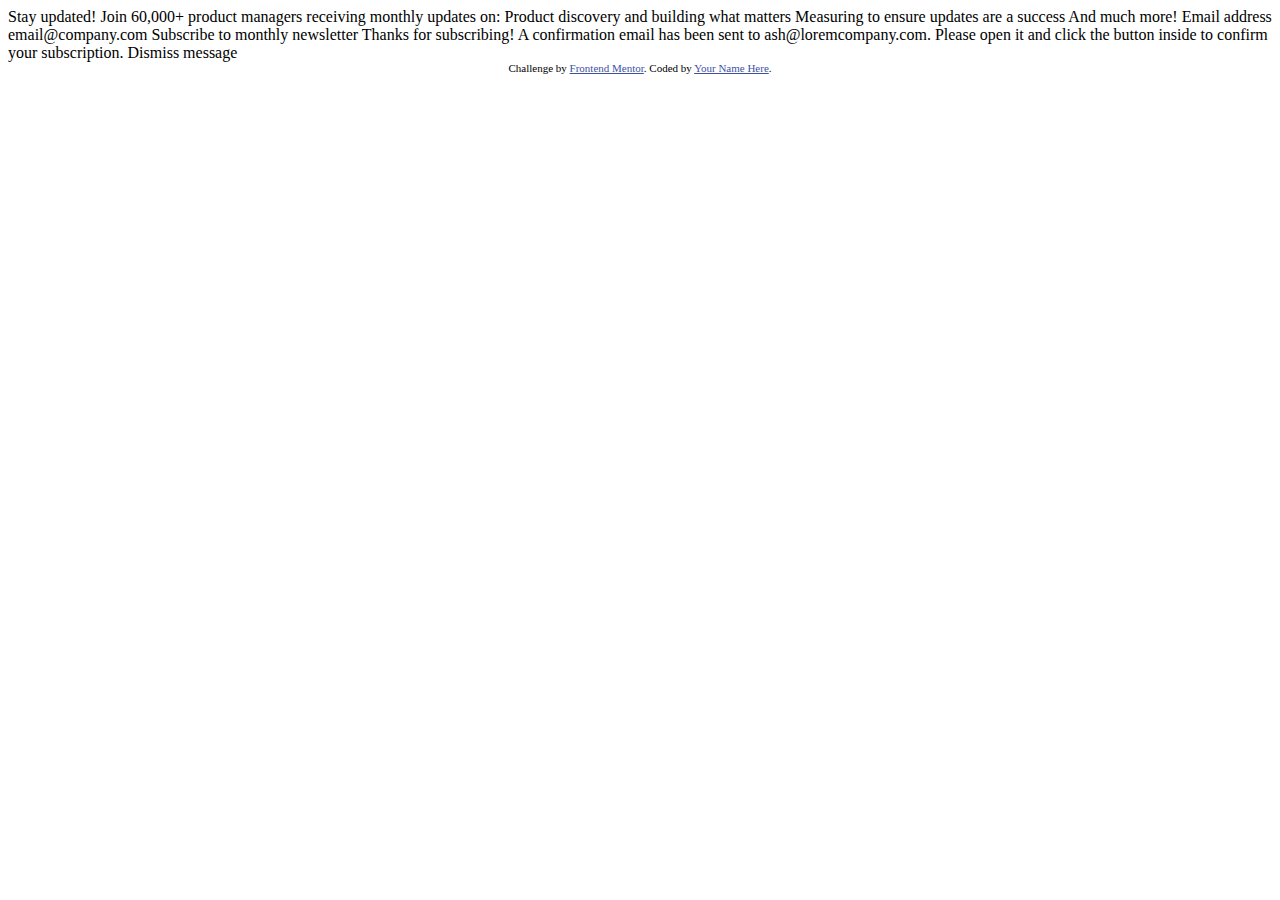
<file: Form 1 HTML-CSS/index.html>
<!DOCTYPE html>
<html lang="en">
<head>
  <meta charset="UTF-8">
  <meta name="viewport" content="width=device-width, initial-scale=1.0"> <!-- displays site properly based on user's device -->

  <link rel="icon" type="image/png" sizes="32x32" href="./assets/images/favicon-32x32.png">
  
  <title>Frontend Mentor | Newsletter sign-up form with success message</title>

  <!-- Feel free to remove these styles or customise in your own stylesheet 👍 -->
  <style>
    .attribution { font-size: 11px; text-align: center; }
    .attribution a { color: hsl(228, 45%, 44%); }
  </style>
</head>
<body>

  <!-- Sign-up form start -->

  Stay updated!

  Join 60,000+ product managers receiving monthly updates on:

  Product discovery and building what matters
  Measuring to ensure updates are a success
  And much more!

  Email address
  email@company.com

  Subscribe to monthly newsletter

  <!-- Sign-up form end -->

  <!-- Success message start -->

  Thanks for subscribing!

  A confirmation email has been sent to ash@loremcompany.com. 
  Please open it and click the button inside to confirm your subscription.

  Dismiss message

  <!-- Success message end -->
  
  <div class="attribution">
    Challenge by <a href="https://www.frontendmentor.io?ref=challenge" target="_blank">Frontend Mentor</a>. 
    Coded by <a href="#">Your Name Here</a>.
  </div>
</body>
</html>
</file>
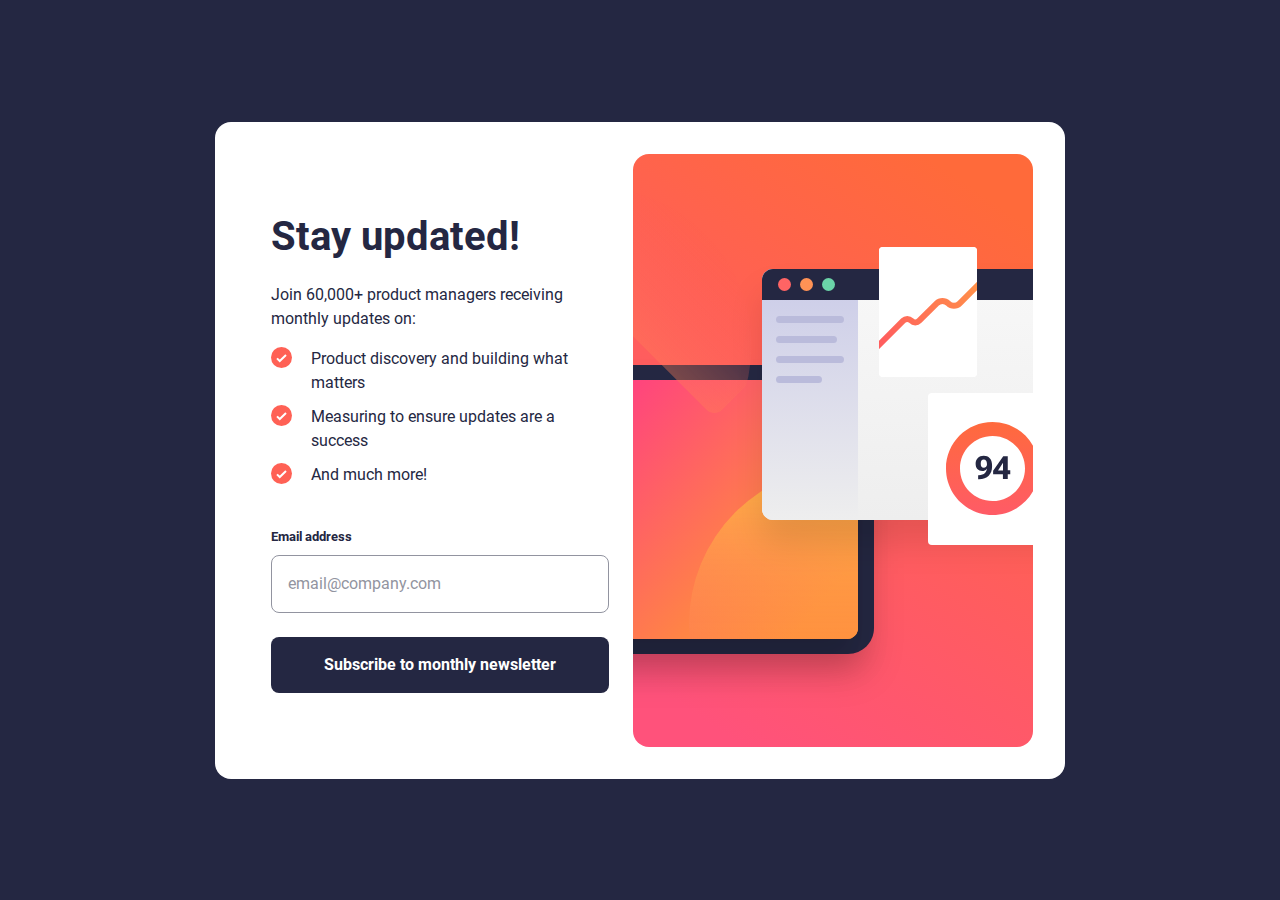
<file: Form 1 HTML-CSS/code/index.html>
<!DOCTYPE html>
<html lang="en">
<head>
    <meta charset="UTF-8">
    <meta name="viewport" content="width=device-width, initial-scale=1.0">
    <link rel="stylesheet" href="index.css">
    <title>Form</title>
</head>
<body>
    <div class="newsletter-cta">
        <picture>
            <source
                media="(min-width:650px)"
                srcset="/assets/images/illustration-sign-up-desktop.svg"
            >
            <img src="/assets/images/illustration-sign-up-mobile.svg" alt="">
        </picture>
        <div class="content">
            <h1 class="title">Stay updated!</h1>
            <p>Join 60,000+ product managers receiving monthly updates on:</p>
            <ul class="checkmark-list" role="list">
                <li>Product discovery and building what matters</li>
                <li>Measuring to ensure updates are a success</li>
                <li>And much more!</li>
            </ul>
            <form>
                <div class="form-group with-error-field">
                    <label for="email">Email address</label>
                    <span class="error">Email address required</span>
                    <input type="email" id="email" placeholder="email@company.com">
                </div>
                <button class="button">Subscribe to monthly newsletter</button>
            </form>
        </div>
    </div>
</body>
</html>
</file>
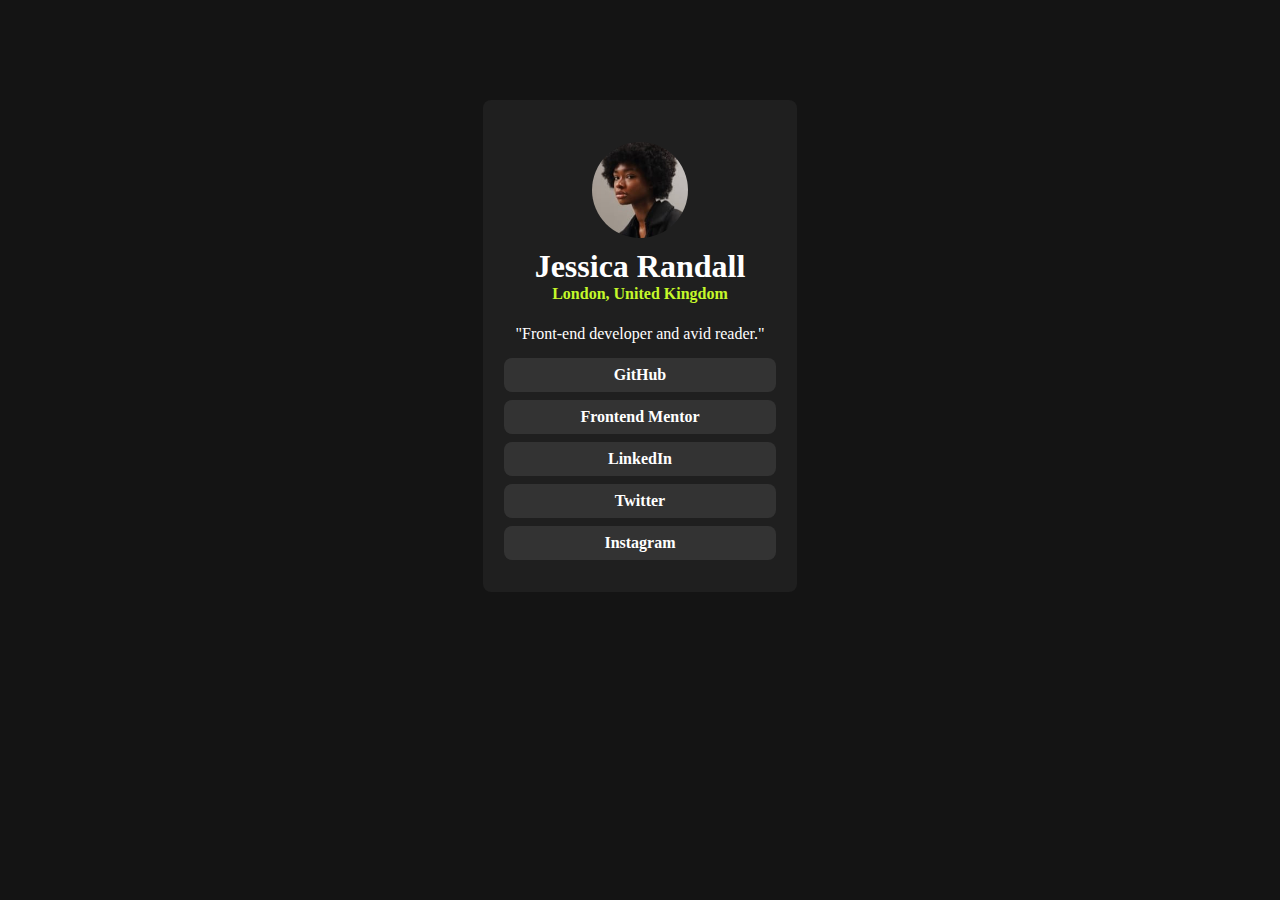
<file: Social Profile Links/code/index.html>
<!DOCTYPE html>
<html lang="en">
<head>
  <meta charset="UTF-8">
  <meta name="viewport" content="width=device-width, initial-scale=1.0"> 
  <!-- displays site properly based on user's device -->  
   <link rel="stylesheet" href="index.css">
  <title>Frontend Mentor | Social links profile</title>

</head>
<body>
<div class="container">
  <div class="bio">
      <img src="/assets/images/avatar-jessica.jpeg" alt="">
      <p  class="name">Jessica Randall</p>
      <p class="loc">London, United Kingdom</p>
      <p class="info">"Front-end developer and avid reader."</p>
  </div>

  <div class="links">
    <button> GitHub</button>
    <button> Frontend Mentor</button>
    <button> LinkedIn</button>
    <button> Twitter</button>
    <button> Instagram</button>
  </div>
</div>

</body>
</html>
</file>
<file: Form 1 HTML-CSS/code/index.css>
@font-face {
    font-family: 'Roboto';
    src: 
      local('Roboto Regular'),
      url('/assets/fonts/Roboto-Regular.ttf');
    font-weight: 400;
  }
  
  @font-face {
    font-family: 'Roboto';
    src: 
      local('Roboto Bold'),
      url('/assets/fonts/Roboto-Bold.ttf');
    font-weight: 700;
  }
  
  :root {
    --clr-neutral-800: hsl(234, 29%, 20%);
    --clr-neutral-700: hsl(235, 18%, 26%);
    --clr-neutral-200: hsl(231, 7%, 60%);
    --clr-neutral-100: hsl(0, 0%, 100%);
  
    --clr-accent-400: hsl(4, 100%, 67%);
    --clr-accent-500: hsl(347, 100%, 66%);
  
    --ff-base: Roboto, sans-serif;
  
    --fw-regular: 400;
    --fw-bold: 700;
  
    --fs-300: .825rem;
    --fs-400: 1rem;
    --fs-900: 2.5rem;
  }
  
  /* Box sizing rules */
  *,
  *::before,
  *::after {
    box-sizing: border-box;
  }
  
  img {
    max-width: 100%;
    display: block;
  }
  
  /* Remove default margin */
  body,
  h1,
  h2,
  h3,
  h4,
  p,
  figure,
  blockquote,
  dl,
  dd {
    margin: 0;
  }
  
  /* Remove list styles on ul, ol elements with a list role, which suggests default styling will be removed */
  ul[role='list'],
  ol[role='list'] {
    list-style: none;
    margin: 0;
    padding: 0;
  }
  
  body {
    font-family: var(--ff-base);
    font-size: var(--fs-400);
    font-weight: var(--fw-regular);
    color: var(--clr-neutral-800);
    line-height: 1.5;
  
    min-height: 100vh;
    display: grid;
    place-content: center;
    background-color: var(--clr-neutral-800);
  }
  
  input {
    padding: 1rem;
    border-radius: .5rem;
    font: inherit;
    font-size: var(--fs-400);
    font-weight: var(--fw-regular);
    border: 1px solid var(--clr-neutral-200);
  }
  
  input::placeholder {
    color:  var(--clr-neutral-200);
  }
  
  input:not(:focus):invalid {
    color: var(--clr-accent-400);
    border: 1px solid var(--clr-accent-400);
  }
  
  input:not(:focus):invalid {
    color: var(--clr-accent-400);
    border: 1px solid var(--clr-accent-400);
  }
  
  .form-group {
    display: grid;
    gap: .5rem;
    font-size: var(--fs-300);
    font-weight: var(--fw-bold);
  }
  
  .form-group > .error {
    grid-row: 1;
    grid-column: 2;
    text-align: end;
    color: var(--clr-accent-400);
    display: none;
  }
  
  .form-group:has(:not(:focus):invalid) > .error{
    display: block;
}

  
  .form-group.with-error-field {
    grid-template-columns: 1fr 1fr;
  }
  
  .form-group.with-error-field > input {
    grid-column: 1 / -1;
  }
  
  
  
  
  .button {
    background: var(--clr-neutral-800);
    color: var(--clr-neutral-100);
    font: inherit;
    font-weight: var(--fw-bold);
    border: 0;
    padding: 1rem;
    border-radius: .5rem;
  }
  
  .button:hover,
  .button:focus-visible {
    position: relative;
    background-image: linear-gradient(-90deg,
      var(--clr-accent-400),
      var(--clr-accent-500)
    );
  }
  
  form {
    isolation: isolate;
  }
  
  .button:hover::after,
  .button:focus-visible::after {
    content: '';
    position: absolute;
    z-index: -1;
    inset: 0;
    background: inherit;
    border-radius: inherit;
    translate: 0 1.5rem;
    filter: blur(1rem);
    opacity: .5;
  }
  
  .checkmark-list {
    display: grid;
    gap: .625rem;
  }
  
  .checkmark-list li {
    display: grid;
    grid-template-columns: 2.5rem auto;
  }
  
  .checkmark-list li::before {
    content: url('/assets/images/icon-list.svg');
  }
  
  .newsletter-cta {
    max-width: 850px;
    border-radius: 1rem;
    background-color: var(--clr-neutral-100);
  }
  @media (min-width:777px){
    .newsletter-cta {
        
        display: grid;
        align-items: center;
        grid-template-columns: 1fr max-content;
        padding: 2rem;
        margin-inline:1rem;
        border-radius: 1rem;
    }
    .newsletter-cta >.content{
        grid-column: 1;
        grid-row: 1;
    }
  }
  .newsletter-cta > .content {
    display: grid;
    gap: 1rem;
    padding: 1.5rem;
  }
  
  .newsletter-cta .title {
    font-size: var(--fs-900);
    font-weight: var(--fw-bold);
  }
  
  .newsletter-cta img {
    margin-inline: auto;
  }
  
  .newsletter-cta form {
    margin-block-start: 1.25rem;
    display: grid;
    gap: 1.5rem;
  }
</file>
<file: Social Profile Links/code/index.css>
@font-face{
    font-family: 'Inter';
    src:local('Inter-Regular')
    url(/assets/static/Inter-Regular.ttf);
    font-weight:400;
}
@font-face{
    font-family: 'Inter';
    src:local('Inter-Bold')
    url(/assets/static/Inter-SemiBold.ttf);
    font-weight:600;
}
@font-face{
    font-family: 'Inter';
    src:local('Inter-Bold')
    url(/assets/static/Inter-Bold.ttf);
    font-weight:700;
}



:root{
    --color-grey-700: hsl(0, 0%, 20%);
    --color-grey-800: hsl(0, 0%, 12%);
    --color-grey-900: hsl(0, 0%, 8%);

    --color-green:hsl(75, 94%, 57%);

    --color-white:hsl(0, 0%, 100%);
}

body{
    font-family: Inter;
   display: flex;
   align-items: center;
   justify-content: center;
   margin: 100px auto;
   background-color: var(--color-grey-900);

   
}
.container{
    background-color: var(--color-grey-800);
    border-radius: 8px;
    width: 250px;
    padding: 2em;
}
.container,.bio,.links{
   
  
    display: grid;
    align-items: center;
    justify-content: center;
   
  
}

.container p{
    text-align: center;
    margin: 0;
}
.container img{
    margin: 10px auto;
    border-radius: 50%;
    height: 6rem;
}
.links button{
    width: 17rem;
    padding: 0.5rem;
    margin-top: .5rem;
    font: inherit;
    background-color: var(--color-grey-700);
    color: var(--color-white);
    font-weight: 600;
    border: none;
    border-radius: 8px;
    cursor: pointer;
    transition: background-color , color 0.25s;
}
.links button:hover{
    background-color: var(--color-green);
    color: var(--color-grey-900);
}

/*paragraph styles*/
.name{
    font-size: 2em;
    font-weight: bold;
    color: var(--color-white);
}
.loc{
    color:var(--color-green);
    font-weight: 600;
   
}
.info{
    padding-top: 15px;
    line-height: 2em;
    color: var(--color-white);

}
</file>
